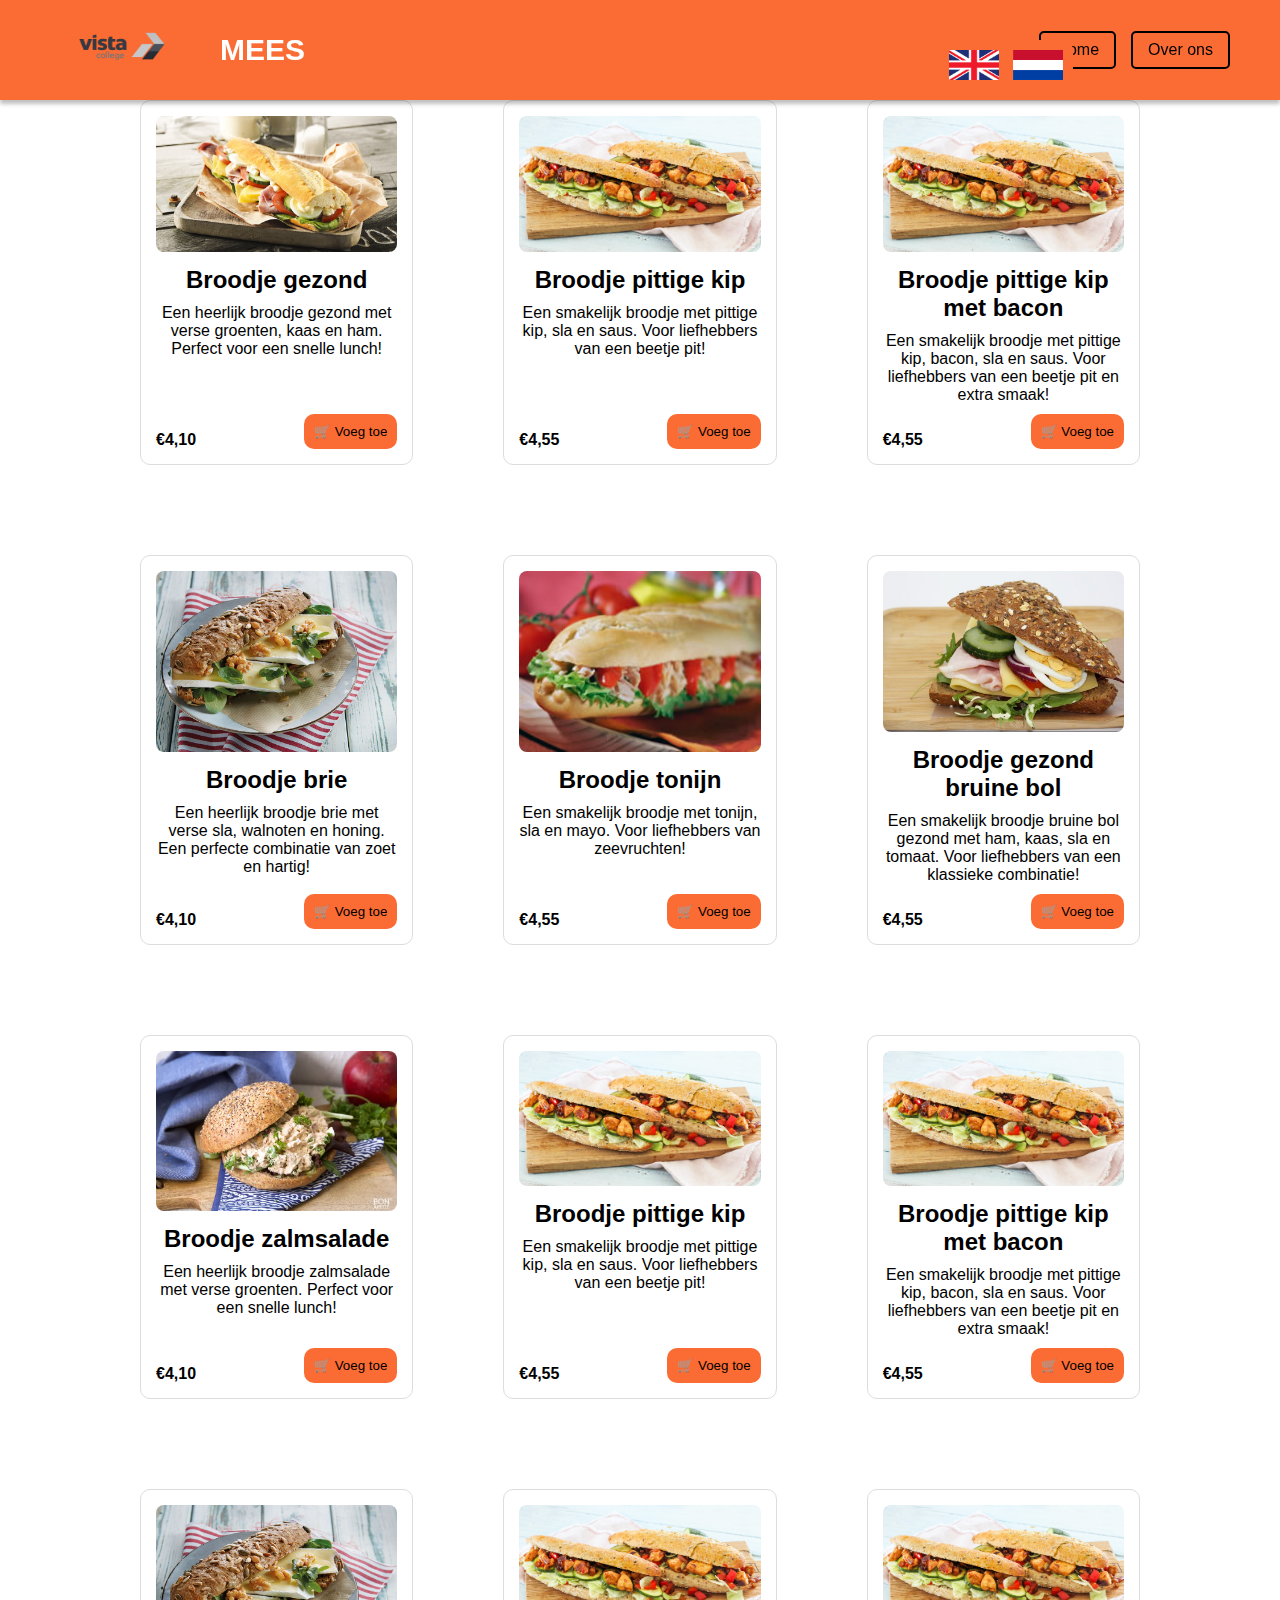
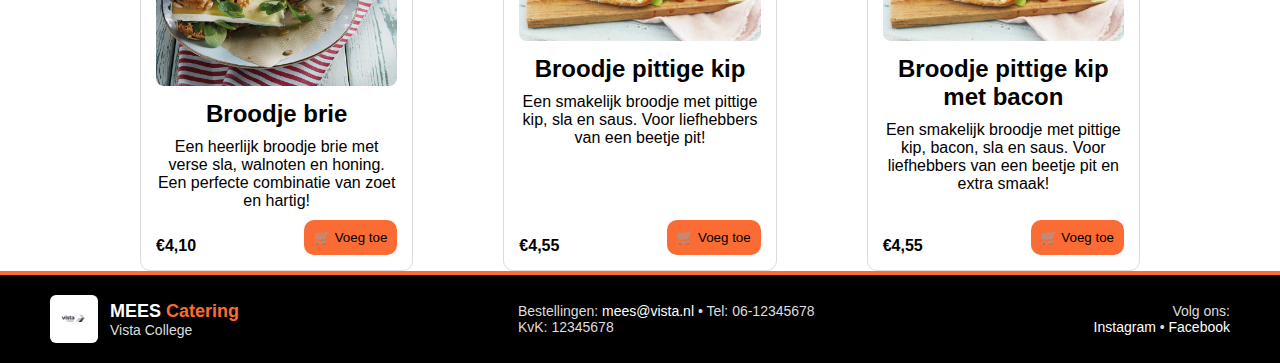
<file: menukaart opdracht 7/index.html>
<!DOCTYPE html>
<html lang="en">
<head>
    <meta charset="UTF-8">
    <meta name="viewport" content="width=device-width, initial-scale=1.0">
    <title>Broodjes</title>
    <link rel="stylesheet" href="style.css">
</head>
<body>

        <div class="bar"> 
        <div class="left">
            <div id="logo"></div>
            <h2>MEES</h2>
        </div>

        
        <nav class="nav-right">
            <a href="pagina1.html">Home</a>
            <a href="pagina2.html">Over ons</a>
        </nav>
    </div>


<div class="food-container">

    <div class="food-card">
        <img src="broodje-gezond mees.jpg" alt="broodje gezond">
        <h2>Broodje gezond</h2>
        <p>Een heerlijk broodje gezond met verse groenten, kaas en ham. Perfect voor een snelle lunch!</p>
        <p class="prijs">€4,10</p>
        <button class="bestel-knop">🛒 Voeg toe</button>
    </div>

    <div class="food-card">
        <img src="broodje-hete-kip.jpg" alt="broodje pittige kip">
        <h2>Broodje pittige kip</h2>
        <p>Een smakelijk broodje met pittige kip, sla en saus. Voor liefhebbers van een beetje pit!</p>
        <p class="prijs">€4,55</p>
        <button class="bestel-knop">🛒 Voeg toe</button>
    </div>

    <div class="food-card">
        <img src="broodje-hete-kip.jpg" alt="broodje pittige kip met bacon">
        <h2>Broodje pittige kip met bacon</h2>
        <p>Een smakelijk broodje met pittige kip, bacon, sla en saus. Voor liefhebbers van een beetje pit en extra smaak!</p>
        <p class="prijs">€4,55</p>
        <button class="bestel-knop">🛒 Voeg toe</button>
    </div>

    <div class="food-card">
        <img src="800x600_brie.jpg" alt="broodje brie">
        <h2>Broodje brie</h2>
        <p>Een heerlijk broodje brie met verse sla, walnoten en honing. Een perfecte combinatie van zoet en hartig!</p>
        <p class="prijs">€4,10</p>
        <button class="bestel-knop">🛒 Voeg toe</button>
    </div>

    <div class="food-card">
        <img src="broodje-tonijn.jpg" alt="broodje tonijn">
        <h2>Broodje tonijn</h2>
        <p>Een smakelijk broodje met tonijn, sla en mayo. Voor liefhebbers van zeevruchten!</p>
        <p class="prijs">€4,55</p>
        <button class="bestel-knop">🛒 Voeg toe</button>
    </div>

    <div class="food-card">
        <img src="pyramide-van-waldorn-broodjegezond-1.jpg" alt="broodje gezond bruine bol">
        <h2>Broodje gezond bruine bol</h2>
        <p>Een smakelijk broodje bruine bol gezond met ham, kaas, sla en tomaat. Voor liefhebbers van een klassieke combinatie!</p>
        <p class="prijs">€4,55</p>
        <button class="bestel-knop">🛒 Voeg toe</button>
    </div>


    <div class="food-card">
        <img src="Broodje-zalmsalade.jpg" alt="broodje zalmsalade">
        <h2>Broodje zalmsalade</h2>
        <p>Een heerlijk broodje zalmsalade met verse groenten. Perfect voor een snelle lunch!</p>
        <p class="prijs">€4,10</p>
        <button class="bestel-knop">🛒 Voeg toe</button>
    </div>

    <div class="food-card">
        <img src="broodje-hete-kip.jpg" alt="broodje pittige kip">
        <h2>Broodje pittige kip</h2>
        <p>Een smakelijk broodje met pittige kip, sla en saus. Voor liefhebbers van een beetje pit!</p>
        <p class="prijs">€4,55</p>
        <button class="bestel-knop">🛒 Voeg toe</button>
    </div>

    <div class="food-card">
        <img src="broodje-hete-kip.jpg" alt="broodje pittige kip met bacon">
        <h2>Broodje pittige kip met bacon</h2>
        <p>Een smakelijk broodje met pittige kip, bacon, sla en saus. Voor liefhebbers van een beetje pit en extra smaak!</p>
        <p class="prijs">€4,55</p>
        <button class="bestel-knop">🛒 Voeg toe</button>
    </div>

    <div class="food-card">
        <img src="800x600_brie.jpg" alt="broodje brie">
        <h2>Broodje brie</h2>
        <p>Een heerlijk broodje brie met verse sla, walnoten en honing. Een perfecte combinatie van zoet en hartig!</p>
        <p class="prijs">€4,10</p>
        <button class="bestel-knop">🛒 Voeg toe</button>
    </div>

    <div class="food-card">
        <img src="broodje-hete-kip.jpg" alt="broodje pittige kip">
        <h2>Broodje pittige kip</h2>
        <p>Een smakelijk broodje met pittige kip, sla en saus. Voor liefhebbers van een beetje pit!</p>
        <p class="prijs">€4,55</p>
        <button class="bestel-knop">🛒 Voeg toe</button>
    </div>

    <div class="food-card">
        <img src="broodje-hete-kip.jpg" alt="broodje pittige kip met bacon">
        <h2>Broodje pittige kip met bacon</h2>
        <p>Een smakelijk broodje met pittige kip, bacon, sla en saus. Voor liefhebbers van een beetje pit en extra smaak!</p>
        <p class="prijs">€4,55</p>
        <button class="bestel-knop">🛒 Voeg toe</button>
    </div>
</div>

<footer class="site-footer">
    <div class="brand">
        <img src="vista logo.png" alt="Vista logo">
        <div>
            <h3>MEES <span class="accent">Catering</span></h3>
            <p>Vista College</p>
        </div>
    </div>

    <div class="info">
        <p>Bestellingen: <a href="mailto:mees@vista.nl">mees@vista.nl</a> • Tel: 06-12345678</p>
        <p>KvK: 12345678</p>
    </div>

    <div class="right">
        <p>Volg ons:</p>
        <p><a href="#">Instagram</a> • <a href="#">Facebook</a></p>
    </div>
</footer>

<div id="cart" class="cart">
    <h2>🛒 Winkelwagen</h2>
    <ul id="cart-items"></ul>
    <p class="totaal">Totaal: €<span id="totaal-bedrag">0.00</span></p>
    <button class="betaal-knop">Betalen</button>
</div>

<script>
let totaal = 0;
const cart = document.getElementById("cart");
const cartItems = document.getElementById("cart-items");
const totaalBedrag = document.getElementById("totaal-bedrag");

document.querySelectorAll(".bestel-knop").forEach(button => {
    button.addEventListener("click", function() {
        
        const card = this.closest(".food-card");
        const naam = card.querySelector("h2").textContent;
        const prijsText = card.querySelector(".prijs").textContent;
        const prijs = parseFloat(prijsText.replace("€", "").replace(",", "."));

        totaal += prijs;

        const li = document.createElement("li");
        li.textContent = naam + " - " + prijsText;
        cartItems.appendChild(li);

        totaalBedrag.textContent = totaal.toFixed(2);

        cart.classList.add("active"); // winkelwagen tonen
    });
});
</script>
<div>
    <div class="button-NL">
  <button onclick="setLanguage('nl')">
    <img src="vlag-NL-menukaart.png" alt="Nederlandse vlag" width="50" height="30">
  </button>
  </div>

  <div class="button-EN">
  <button onclick="setLanguage('en')">
    <img src="vlag-engels-menukaart.png" alt="engelse vlag" width="50" height="30">
  </button>
  </div>
</div>


<div id="google_translate_element" style="display:none;"></div>
  <script>
   <div id="google_translate_element"></div>


function googleTranslateElementInit() {
  new google.translate.TranslateElement(
    {pageLanguage: 'nl', includedLanguages: 'nl,en'},
    'google_translate_element'
  );
}
</script>

<script>
function googleTranslateElementInit() {
  new google.translate.TranslateElement(
    { pageLanguage: 'nl', includedLanguages: 'nl,en' },
    'google_translate_element'
  );
}

function setLanguage(lang) {
  const select = document.querySelector(".goog-te-combo");
  if (select) {
    select.value = lang;
    select.dispatchEvent(new Event("change"));
  }
}
</script>

<script src="https://translate.google.com/translate_a/element.js?cb=googleTranslateElementInit"></script>
</body>
</html>
</file>
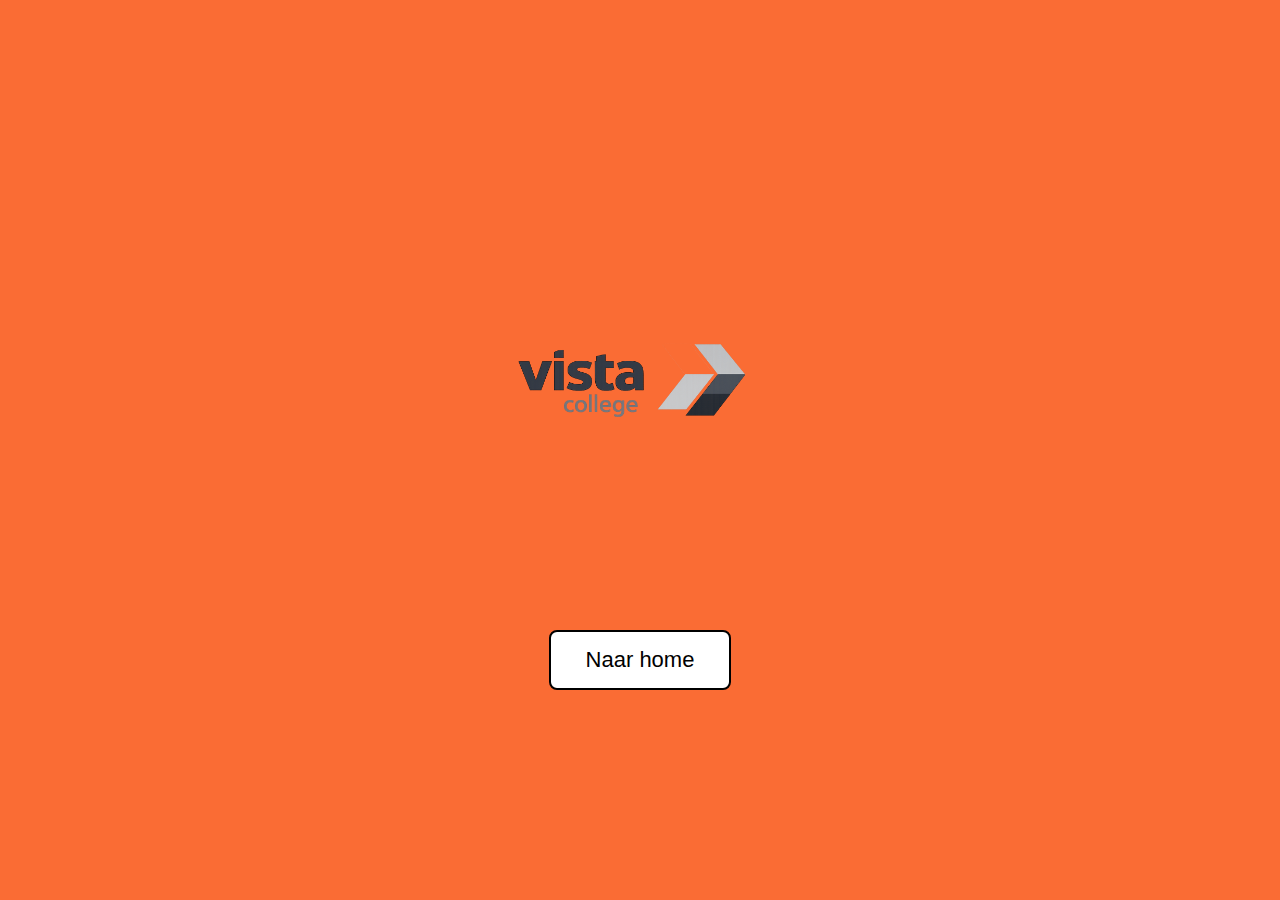
<file: design-website/begin.html>
<!DOCTYPE html>
<html lang="nl">
<head>
    <meta charset="UTF-8">
    <title>Mees Kantine</title>
    <link rel="stylesheet" href="style/style.css">
</head>
<body class="oranje">

    <div class="begin-container">
        <div class="begin-logo"></div>
        <a href="design.html" class="nav-button">Naar home</a>
    </div>

</body>
</html>
</file>
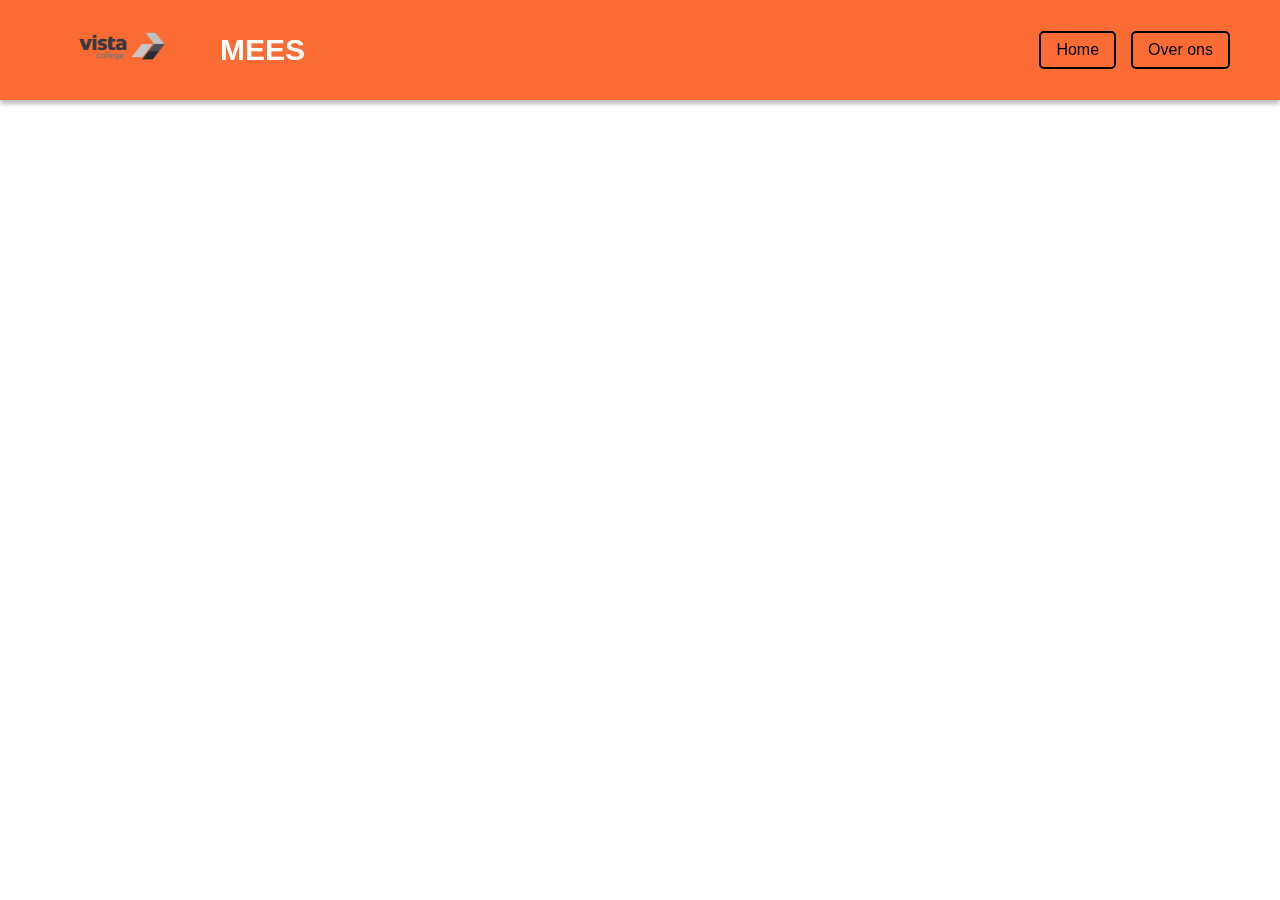
<file: design-website/design.html>
<!DOCTYPE html>
<html lang="nl">
<head>
    <meta charset="UTF-8">
    <title>Skibidy Mees</title>
    <link rel="stylesheet" href="style/style.css">
</head>
<body>

    <div class="bar"> 
        <div class="left">
            <div id="logo"></div>
            <h2>MEES</h2>
        </div>

        
        <nav class="nav-right">
            <a href="pagina1.html">Home</a>
            <a href="pagina2.html">Over ons</a>
        </nav>
    </div>

    
   
</body>
</html>
</file>
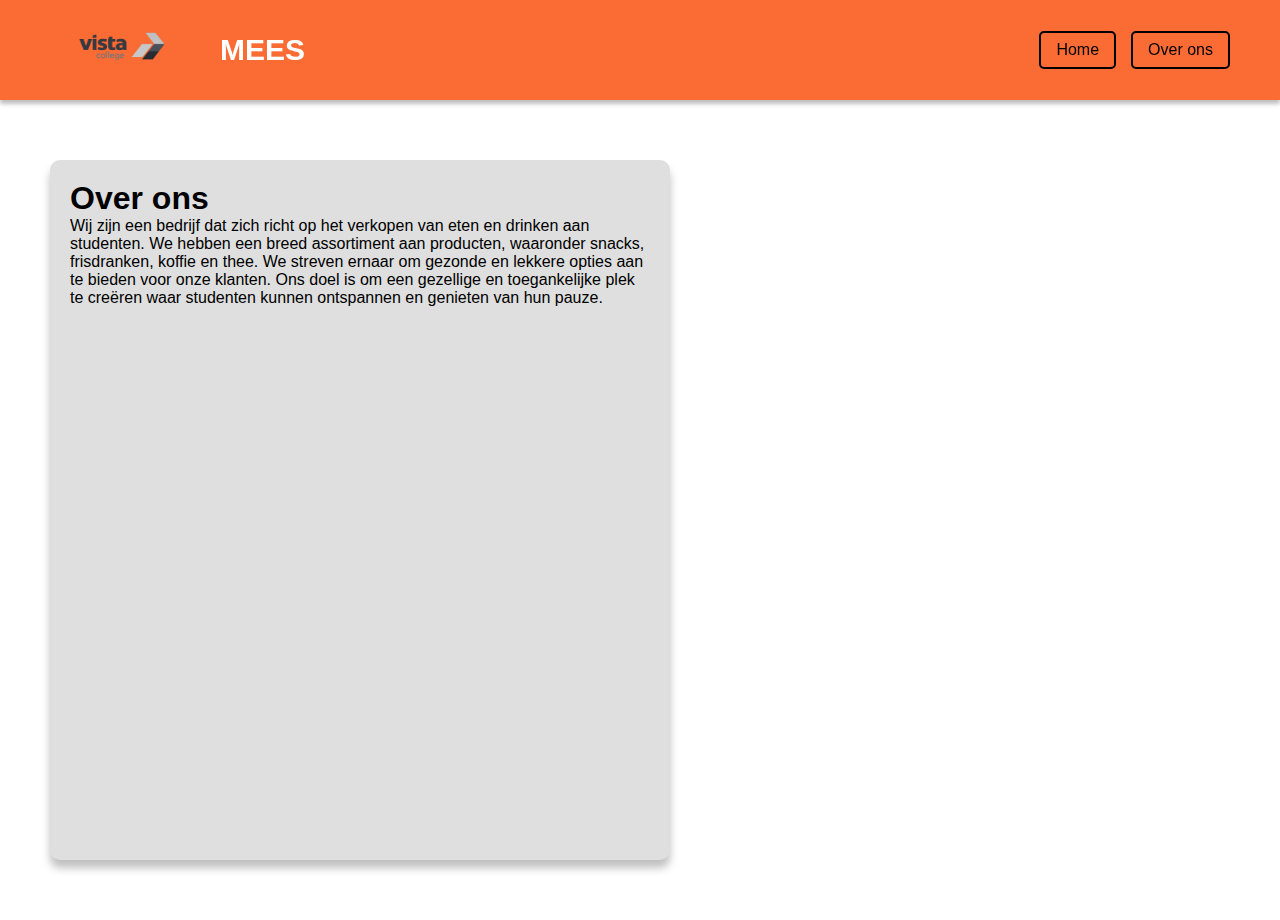
<file: design-website/overons.html>
<!DOCTYPE html>
<html lang="nl">
<head>
    <meta charset="UTF-8">
    <title>Mees Kantine </title>
    <link rel="stylesheet" href="style/style.css">

</head>
<body>

<div class="Vierkant">
<div id ="blok">
    <h1>Over ons</h1>
    
    <p id ="Space">Wij zijn een bedrijf dat zich richt op het verkopen van eten en drinken aan studenten. We hebben een breed assortiment aan producten, waaronder snacks, frisdranken, koffie en thee. We streven ernaar om gezonde en lekkere opties aan te bieden voor onze klanten. Ons doel is om een gezellige en toegankelijke plek te creëren waar studenten kunnen ontspannen en genieten van hun pauze.</p>   

</div>

    <div class="bar"> 
        <div class="left">
            <div id="logo"></div>
            <h2>MEES</h2>
        </div>

        
        <nav class="nav-right">
            <a href="design.html">Home</a>
            <a href="overons.html">Over ons</a>
        </nav>
    </div>

    
   
</body>
</html>
</file>
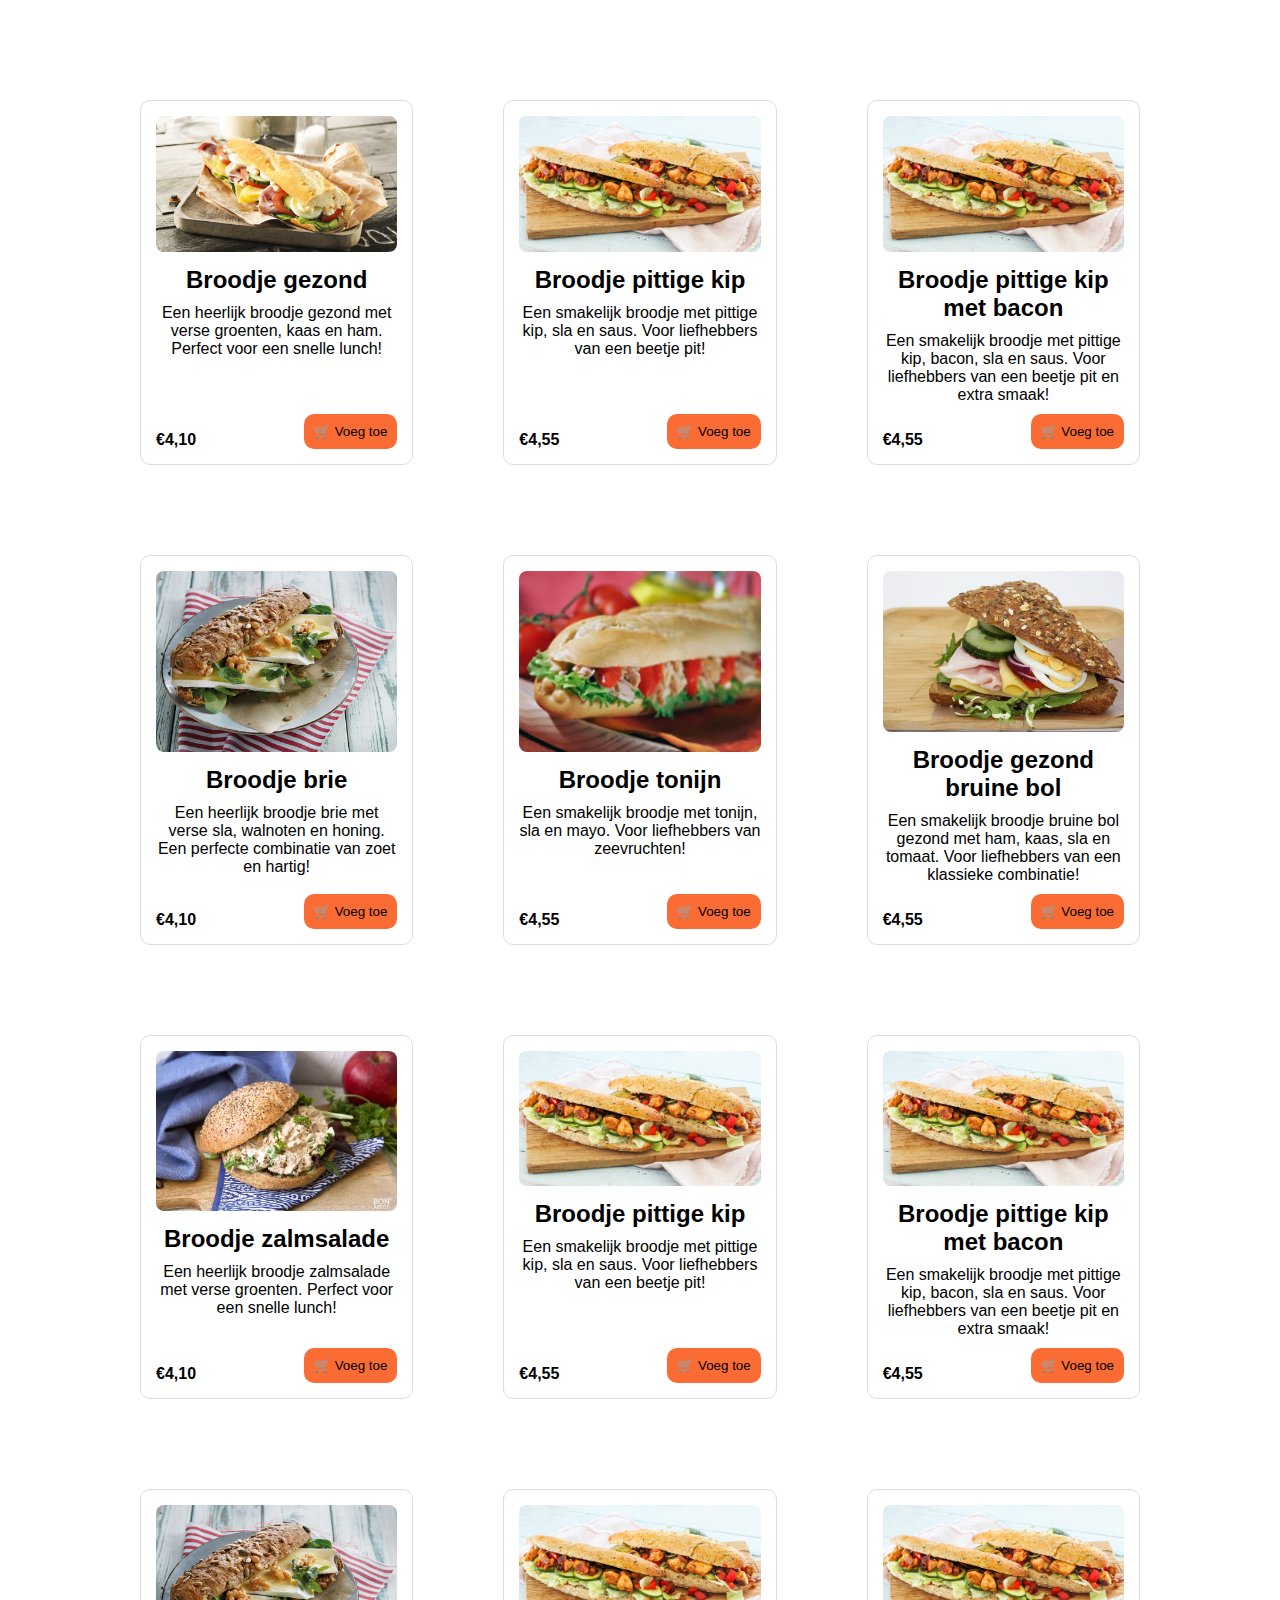
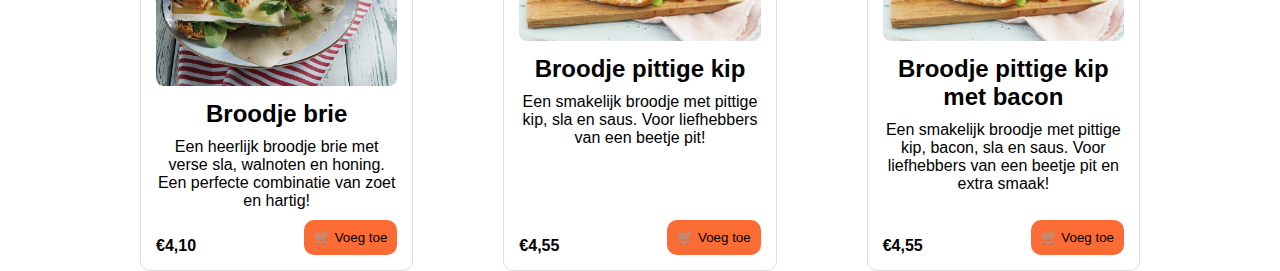
<file: menukaart opdracht 7/index (2).html>
<!DOCTYPE html>
<html lang="en">
<head>
    <meta charset="UTF-8">
    <meta name="viewport" content="width=device-width, initial-scale=1.0">
    <title>Broodjes</title>
    <link rel="stylesheet" href="style.css">
</head>
<body>

<div class="food-container">

    <div class="food-card">
        <img src="broodje-gezond mees.jpg" alt="broodje gezond">
        <h2>Broodje gezond</h2>
        <p>Een heerlijk broodje gezond met verse groenten, kaas en ham. Perfect voor een snelle lunch!</p>
        <p class="prijs">€4,10</p>
        <button class="bestel-knop">🛒 Voeg toe</button>
    </div>

    <div class="food-card">
        <img src="broodje-hete-kip.jpg" alt="broodje pittige kip">
        <h2>Broodje pittige kip</h2>
        <p>Een smakelijk broodje met pittige kip, sla en saus. Voor liefhebbers van een beetje pit!</p>
        <p class="prijs">€4,55</p>
        <button class="bestel-knop">🛒 Voeg toe</button>
    </div>

    <div class="food-card">
        <img src="broodje-hete-kip.jpg" alt="broodje pittige kip met bacon">
        <h2>Broodje pittige kip met bacon</h2>
        <p>Een smakelijk broodje met pittige kip, bacon, sla en saus. Voor liefhebbers van een beetje pit en extra smaak!</p>
        <p class="prijs">€4,55</p>
        <button class="bestel-knop">🛒 Voeg toe</button>
    </div>

    <div class="food-card">
        <img src="800x600_brie.jpg" alt="broodje brie">
        <h2>Broodje brie</h2>
        <p>Een heerlijk broodje brie met verse sla, walnoten en honing. Een perfecte combinatie van zoet en hartig!</p>
        <p class="prijs">€4,10</p>
        <button class="bestel-knop">🛒 Voeg toe</button>
    </div>

    <div class="food-card">
        <img src="broodje-tonijn.jpg" alt="broodje tonijn">
        <h2>Broodje tonijn</h2>
        <p>Een smakelijk broodje met tonijn, sla en mayo. Voor liefhebbers van zeevruchten!</p>
        <p class="prijs">€4,55</p>
        <button class="bestel-knop">🛒 Voeg toe</button>
    </div>

    <div class="food-card">
        <img src="pyramide-van-waldorn-broodjegezond-1.jpg" alt="broodje gezond bruine bol">
        <h2>Broodje gezond bruine bol</h2>
        <p>Een smakelijk broodje bruine bol gezond met ham, kaas, sla en tomaat. Voor liefhebbers van een klassieke combinatie!</p>
        <p class="prijs">€4,55</p>
        <button class="bestel-knop">🛒 Voeg toe</button>
    </div>


    <div class="food-card">
        <img src="Broodje-zalmsalade.jpg" alt="broodje zalmsalade">
        <h2>Broodje zalmsalade</h2>
        <p>Een heerlijk broodje zalmsalade met verse groenten. Perfect voor een snelle lunch!</p>
        <p class="prijs">€4,10</p>
        <button class="bestel-knop">🛒 Voeg toe</button>
    </div>

    <div class="food-card">
        <img src="broodje-hete-kip.jpg" alt="broodje pittige kip">
        <h2>Broodje pittige kip</h2>
        <p>Een smakelijk broodje met pittige kip, sla en saus. Voor liefhebbers van een beetje pit!</p>
        <p class="prijs">€4,55</p>
        <button class="bestel-knop">🛒 Voeg toe</button>
    </div>

    <div class="food-card">
        <img src="broodje-hete-kip.jpg" alt="broodje pittige kip met bacon">
        <h2>Broodje pittige kip met bacon</h2>
        <p>Een smakelijk broodje met pittige kip, bacon, sla en saus. Voor liefhebbers van een beetje pit en extra smaak!</p>
        <p class="prijs">€4,55</p>
        <button class="bestel-knop">🛒 Voeg toe</button>
    </div>

    <div class="food-card">
        <img src="800x600_brie.jpg" alt="broodje brie">
        <h2>Broodje brie</h2>
        <p>Een heerlijk broodje brie met verse sla, walnoten en honing. Een perfecte combinatie van zoet en hartig!</p>
        <p class="prijs">€4,10</p>
        <button class="bestel-knop">🛒 Voeg toe</button>
    </div>

    <div class="food-card">
        <img src="broodje-hete-kip.jpg" alt="broodje pittige kip">
        <h2>Broodje pittige kip</h2>
        <p>Een smakelijk broodje met pittige kip, sla en saus. Voor liefhebbers van een beetje pit!</p>
        <p class="prijs">€4,55</p>
        <button class="bestel-knop">🛒 Voeg toe</button>
    </div>

    <div class="food-card">
        <img src="broodje-hete-kip.jpg" alt="broodje pittige kip met bacon">
        <h2>Broodje pittige kip met bacon</h2>
        <p>Een smakelijk broodje met pittige kip, bacon, sla en saus. Voor liefhebbers van een beetje pit en extra smaak!</p>
        <p class="prijs">€4,55</p>
        <button class="bestel-knop">🛒 Voeg toe</button>
    </div>


    
</div>

</body>
</html>
</file>
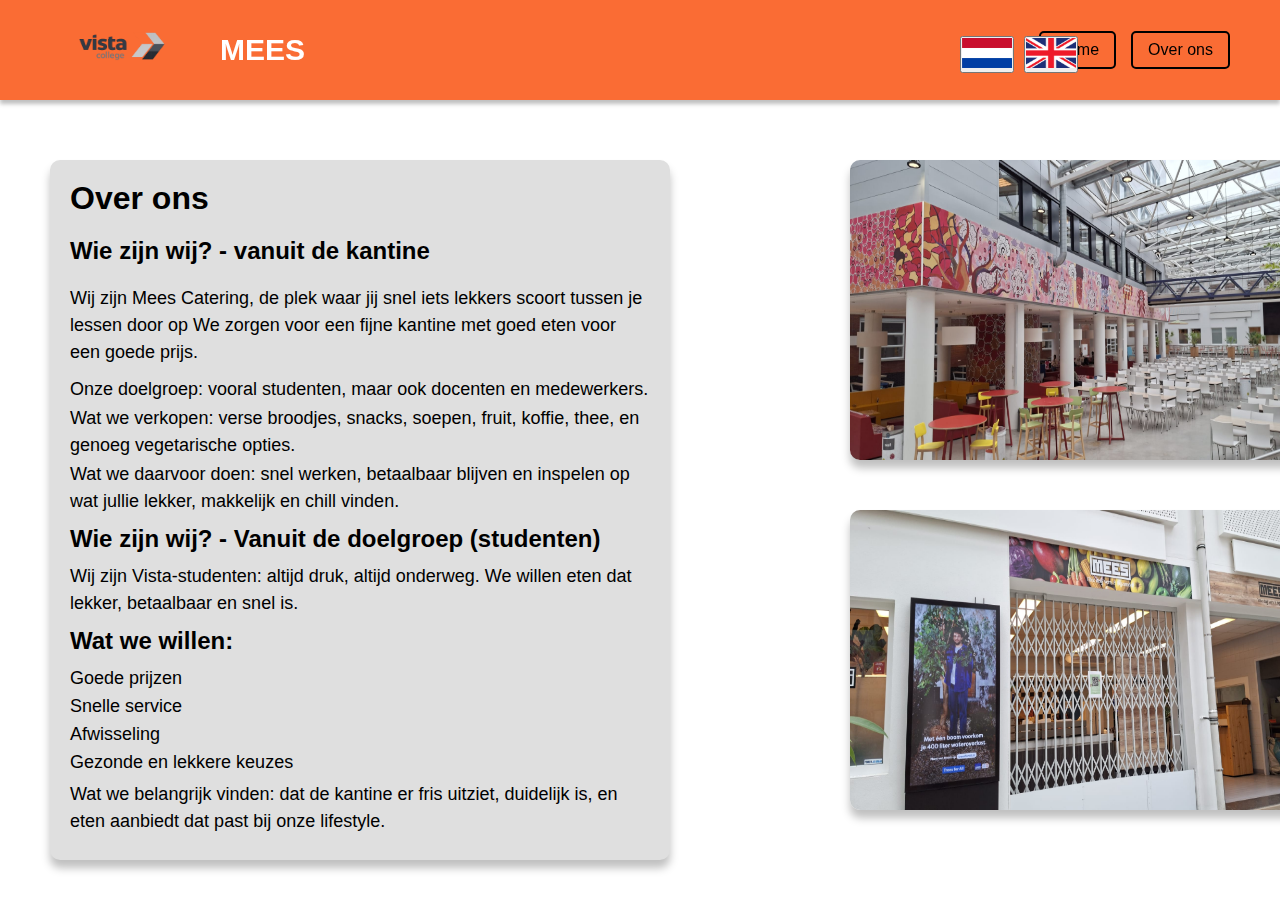
<file: menukaart opdracht 7/overons.html>
<!DOCTYPE html>
<html lang="nl">
<head>
    <meta charset="UTF-8">
    <title>Mees Kantine </title>
    <link rel="stylesheet" href="style copy.css">

</head>
<body>

<div class="Vierkant">
<div id ="blok">
    <h1>Over ons</h1>
<div id="title2">
    <h2>Wie zijn wij? - vanuit de kantine</h2>

<p id="tekst1">Wij zijn Mees Catering, de plek waar jij snel iets lekkers scoort tussen je lessen door op
 We zorgen voor een fijne kantine met goed eten voor een goede prijs.</p>

 <p id="tekst2"> Onze doelgroep: vooral studenten, maar ook docenten en medewerkers.</p>

 <p id="tekst3"> Wat we verkopen: verse broodjes, snacks, soepen, fruit, koffie, thee, en genoeg vegetarische opties.</p>
 
<p id="tekst4">Wat we daarvoor doen: snel werken, betaalbaar blijven en inspelen op wat jullie lekker, makkelijk en chill vinden.</p>

<div id="title3">
    <h2>Wie zijn wij? - Vanuit de doelgroep (studenten)</h2>

<p id="tekst5">Wij zijn Vista-studenten: altijd druk, altijd onderweg. We willen eten dat lekker, betaalbaar en snel is.</p>
  
<div id="title4">
    <h2>Wat we willen:</h2>

<p id="tekst6">Goede prijzen</p>

<p id="tekst7">Snelle service</p>

<p id="tekst8">Afwisseling</p>

<p id="tekst9">Gezonde en lekkere keuzes</p>

<p id="tekst10">Wat we belangrijk vinden: dat de kantine er fris uitziet, duidelijk is, en eten aanbiedt dat past bij onze lifestyle. </p>

</div>
<div>
<img src="kantine foto2.png" class="foto1">
<img src="foto kantine1.png" class="foto2">
</div>


    <div class="bar"> 
        <div class="left">
            <div id="logo"></div>
            <h2>MEES</h2>
        </div>

        
        <nav class="nav-right">
            <a href="index.html">Home</a>
            <a href="overons.html">Over ons</a>
        </nav>
    </div>
    
    <div>
    <div class="button-NL">
  <button onclick="setLanguage('nl')">
    <img src="vlag-NL-menukaart.png" alt="Nederlandse vlag" width="50" height="30">
  </button>
  </div>

  <div class="button-EN">
  <button onclick="setLanguage('en')">
    <img src="vlag-engels-menukaart.png" alt="engelse vlag" width="50" height="30">
  </button>
  </div>
</div>


<div id="google_translate_element" style="display:none;"></div>

 <script>
   <div id="google_translate_element"></div>


function googleTranslateElementInit() {
  new google.translate.TranslateElement(
    {pageLanguage: 'nl', includedLanguages: 'nl,en'},
    'google_translate_element'
  );
}
</script>

<script>
function googleTranslateElementInit() {
  new google.translate.TranslateElement(
    { pageLanguage: 'nl', includedLanguages: 'nl,en' },
    'google_translate_element'
  );
}

function setLanguage(lang) {
  const select = document.querySelector(".goog-te-combo");
  if (select) {
    select.value = lang;
    select.dispatchEvent(new Event("change"));
  }
}
</script>

<script src="https://translate.google.com/translate_a/element.js?cb=googleTranslateElementInit"></script>


   
</body>
</html>
</file>
<file: menukaart opdracht 7/style.css>
* {
    margin: 0;
    padding: 0;
    box-sizing: border-box;
}

body {
    background-color: rgb(255, 255, 255);
    font-family: Arial, sans-serif;
    padding-top: 100px; 
}


.bar {
    display: flex;
    justify-content: space-between; 
    align-items: center;             
    padding: 0 50px;
    height: 100px;
    background-color: rgb(250, 108, 52);
    box-shadow: 0px 4px 4px rgba(0, 0, 0, 0.25);
    position: fixed;                
    top: 0;
    left: 0;
    width: 100%;
    z-index: 1000;
    font-family: "Bauhaus 93", Arial, sans-serif;
}


.left {
    display: flex;
    align-items: center;
    gap: 20px;                    
}

#logo {
    width: 150px;
    height: 150px;
    background-image: url("vista\ logo.png");
    background-size: contain;
    background-repeat: no-repeat;
    background-position: center;
}

.bar h2 {
    color: white;
    font-size: 30px;
}

/* Rechts: navigatie */
.nav-right {
    display: flex;
    gap: 15px;                      
}

.nav-right a {
    text-decoration: none;            
    color: black;                   
    padding: 8px 15px;              
    border: 2px solid black;      
    border-radius: 5px;
    transition: all 0.2s ease;       
}

.nav-right a:hover {
    background-color: black;    
    color: white;                    
}


main {
    padding: 20px 50px;
}



.food-container {
  display: grid;
  grid-template-columns: repeat(3, minmax(250px, 1fr));
  gap: 90px;
  max-width: 1000px;
  margin: 0 auto;
}

.food-card {
  padding: 15px;
  border: 1px solid #ddd;
  border-radius: 10px;
  text-align: center;
  position: relative;
  padding-bottom: 60px;
}


.food-card img {
  width: 100%;
  border-radius: 8px;
}

.food-card h2 {
  margin: 10px 0;
}

.food-card p1 {
  margin: 5px 0;
  color: #7f7f7f;
}
.prijs {
  font-weight: bold;
  position: absolute;
  left: 15px;.food-container {
  display: grid;
  grid-template-columns: repeat(3, minmax(250px, 1fr));
  gap: 40px;
  max-width: 1000px;
  margin: 0 auto;  /* centrum */
}

.food-card {
  padding: 15px;
  border: 1px solid #ddd;
  border-radius: 10px;
  text-align: center;
  position: relative;
  padding-bottom: 60px; /* ruimte voor prijs en button */
}

.food-card img {
  width: 100%;
  border-radius: 8px;
}

.food-card h2 {
  margin: 10px 0;
}

.food-card p {
  margin: 5px 0;
  color: #7f7f7f;
}

.prijs {
  font-weight: bold;
  position: absolute;
  right: 15px;  /* rechtsonder */
  bottom: 15px;
}

.bestel-knop {
  background-color: #FA6C34;
  border: none;
  padding: 10px;
  cursor: pointer;
  border-radius: 10px;
  position: absolute;
  left: 15px;  /* linksonder */
  bottom: 15px;
}

  bottom: 15px;
}

button {
  background-color: #FA6C34;
  border: none;
  padding: 10px;
  cursor: pointer;
  border-radius: 10px;
  position: absolute;
  right: 15px;
  bottom: 15px;
}

/* Footer styles: zwart, wit en oranje voor MEES (Vista College) */
.site-footer {
  background: #000; /* zwart */
  color: #fff; /* wit tekst */
  padding: 20px 50px;
  display: flex;
  align-items: center;
  justify-content: space-between;
  gap: 20px;
  flex-wrap: wrap;
  border-top: 4px solid #FA6C34; /* oranje accent */
}

.site-footer .brand {
  display: flex;
  align-items: center;
  gap: 12px;
}

.site-footer .brand img {
  width: 48px;
  height: 48px;
  object-fit: contain;
  border-radius: 6px;
  background: #fff;
  padding: 4px;
}

.site-footer h3 {
  margin: 0;
  font-size: 18px;
}

.site-footer p {
  margin: 0;
  color: #ddd;
  font-size: 14px;
}

.site-footer .accent {
  color: #FA6C34; /* oranje */
  font-weight: 700;
}

.site-footer a {
  color: #fff;
  text-decoration: none;
}

.site-footer .right {
  text-align: right;
}

@media (max-width: 600px) {
  .site-footer { text-align: center; flex-direction: column; }
  .site-footer .right { text-align: center; }
}
/* Winkelwagen popup */
.cart {
  position: fixed;
  top: 100px;
  left: -350px; /* verstopt links */
  width: 300px;
  height: calc(100% - 100px);
  background: white;
  box-shadow: 4px 0 10px rgba(0,0,0,0.2);
  padding: 20px;
  transition: left 0.3s ease;
  overflow-y: auto;
  z-index: 2000;
}

.cart.active {
  left: 0; /* schuift in beeld */
}

.cart h2 {
  margin-bottom: 15px;
}

.cart ul {
  list-style: none;
  padding: 0;
}

.cart li {
  margin-bottom: 10px;
  font-size: 14px;
}

.totaal {
  font-weight: bold;
  margin-top: 20px;
}

.betaal-knop {
  width: 100%;
  margin-top: 10px;
  background-color: #FA6C34;
  color: white;
  border: none;
  padding: 10px;
  border-radius: 8px;
  cursor: pointer;
}

.button-NL {
  position: fixed;
  top: 12%;
  left: 85%;
  z-index: 3000;
  background-color: #FA6C34;
}

.button-EN {
  position: fixed;
  top: 12%;
  left: 80%;
  background-color: #FA6C34;
  z-index: 3000;
}
</file>
<file: design-website/style/style.css>
* {
    margin: 0;
    padding: 0;
    box-sizing: border-box;
}

body {
    background-color: rgb(255, 255, 255);
    font-family: Arial, sans-serif;
    padding-top: 100px; 
  
}


.bar {
    display: flex;
    justify-content: space-between; 
    align-items: center;             
    padding: 0 50px;
    height: 100px;
    background-color: rgb(250, 108, 52);
    box-shadow: 0px 4px 4px rgba(0, 0, 0, 0.25);
    position: fixed;                
    top: 0;
    left: 0;
    width: 100%;
    z-index: 1000;
    font-family: "Bauhaus 93", Arial, sans-serif;
}


.left {
    display: flex;
    align-items: center;
    gap: 20px;                    
}

#logo {
    width: 150px;
    height: 150px;
    background-image: url("../media/vista logo.png");
    background-size: contain;
    background-repeat: no-repeat;
    background-position: center;
}

.bar h2 {
    color: white;
    font-size: 30px;
}

/* Rechts: navigatie */
.nav-right {
    display: flex;
    gap: 15px;                      
}

.nav-right a {
    text-decoration: none;            
    color: black;                   
    padding: 8px 15px;              
    border: 2px solid black;      
    border-radius: 5px;
    transition: all 0.2s ease;       
}

.nav-right a:hover {
    background-color: black;    
    color: white;                    
}


main {
    padding: 20px 50px;
}

body.oranje {
    margin: 0;
    height: 100vh;
    background-color: rgb(250, 108, 52);
    display: flex;
    justify-content: center;  
    align-items: center;      
    font-family: Arial, sans-serif;
}


.begin-container {
    display: flex;
    flex-direction: column;
    align-items: center;
    gap: 40px;

    transform: translateY(-60px); 
}

.begin-logo {
    width: 400px;
    height: 400px;
    background-image: url("../media/vista logo.png");
    background-size: contain;
    background-repeat: no-repeat;
    background-position: center;
}

.nav-button {
    text-decoration: none;
    color: black;
    background-color: white;
    padding: 15px 35px;
    border: 2px solid black;
    border-radius: 8px;
    font-size: 22px;
    transition: 0.2s ease;
}

.nav-button:hover {
    background-color: black;
    color: white;
}


#blok { 
    width: 620px;
    height: 700px;
    background-color: rgb(223, 223, 223);
    position: relative;
    margin: 60px 50px;
    box-shadow: 0px 8px 8px rgba(0, 0, 0, 0.25);
    border-radius: 10px;
    padding: 20px 20px;
    
}


#title2 {
    margin: 20px 0px 0px 0px ;
}   

#tekst1 {
    margin: 20px 0px 0px 0px ;
    font-size: 18px;
    line-height: 1.5;
}

#tekst2 {
    margin: 10px 0px 0px 0px ;
    font-size: 18px;
    line-height: 1.5;
}

#tekst3 {
    margin: 2px 0px 0px 0px ;
    font-size: 18px;
    line-height: 1.5;
}

#tekst4 {
    margin: 2px 0px 0px 0px ;
    font-size: 18px;
    line-height: 1.5;
}

#title3 {
    margin: 10px 0px 0px 0px ;
}

#tekst5 {
    margin: 10px 0px 0px 0px ;
    font-size: 18px;
    line-height: 1.5;
}

#title4 {
    margin: 10px 0px 0px 0px ;
}

#tekst6 {
    margin: 10px 0px 0px 0px ;
    font-size: 18px;
    line-height: 1.5;
}

#tekst7 {
    margin: 1px 0px 0px 0px ;
    font-size: 18px;
    line-height: 1.5;
}

#tekst8 {
    margin: 1px 0px 0px 0px ;
    font-size: 18px;
    line-height: 1.5;
}

#tekst9 {
    margin: 1px 0px 0px 0px ;
    font-size: 18px;
    line-height: 1.5;
}

#tekst10 {
    margin: 5px 0px 0px 0px ;
    font-size: 18px;
    line-height: 1.5;
}

.foto1 {
    width: 500px;
    height: 300px;
    position: absolute;
    top: 0;
    border-radius: 10px;
    box-shadow: 0px 8px 8px rgba(0, 0, 0, 0.25);
    left: 800px;
}

.foto2 {
    width: 500px;
    height: 300px;
    position: absolute;
    top: 350px;
    border-radius: 10px;
    box-shadow: 0px 8px 8px rgba(0, 0, 0, 0.25);
    left: 800px;
}

.button-NL {
  position: fixed;
  top: 4%;
  left: 75%;
  z-index: 3000;
  background-color: #FA6C34;
}

.button-EN {
  position: fixed;
  top: 4%;
  left: 80%;
  background-color: #FA6C34;
  z-index: 3000;
}
.site-footer {
  background: #000; /* zwart */
  color: #fff; /* wit tekst */
  padding: 20px 50px;
  display: flex;
  align-items: center;
  justify-content: space-between;
  gap: 20px;
  flex-wrap: wrap;
  border-top: 4px solid #FA6C34; /* oranje accent */
}

.site-footer .brand {
  display: flex;
  align-items: center;
  gap: 12px;
}

.site-footer .brand img {
  width: 48px;
  height: 48px;
  object-fit: contain;
  border-radius: 6px;
  background: #fff;
  padding: 4px;
}

.site-footer h3 {
  margin: 0;
  font-size: 18px;
}

.site-footer p {
  margin: 0;
  color: #ddd;
  font-size: 14px;
}

.site-footer .accent {
  color: #FA6C34; /* oranje */
  font-weight: 700;
}

.site-footer a {
  color: #fff;
  text-decoration: none;
}

.site-footer .right {
  text-align: right;
}
</file>
<file: menukaart opdracht 7/style copy.css>
* {
    margin: 0;
    padding: 0;
    box-sizing: border-box;
}

body {
    background-color: rgb(255, 255, 255);
    font-family: Arial, sans-serif;
    padding-top: 100px; 
  
}


.bar {
    display: flex;
    justify-content: space-between; 
    align-items: center;             
    padding: 0 50px;
    height: 100px;
    background-color: rgb(250, 108, 52);
    box-shadow: 0px 4px 4px rgba(0, 0, 0, 0.25);
    position: fixed;                
    top: 0;
    left: 0;
    width: 100%;
    z-index: 1000;
    font-family: "Bauhaus 93", Arial, sans-serif;
}


.left {
    display: flex;
    align-items: center;
    gap: 20px;                    
}

#logo {
    width: 150px;
    height: 150px;
    background-image: url("vista\ logo.png");
    background-size: contain;
    background-repeat: no-repeat;
    background-position: center;
}

.bar h2 {
    color: white;
    font-size: 30px;
}

/* Rechts: navigatie */
.nav-right {
    display: flex;
    gap: 15px;                      
}

.nav-right a {
    text-decoration: none;            
    color: black;                   
    padding: 8px 15px;              
    border: 2px solid black;      
    border-radius: 5px;
    transition: all 0.2s ease;       
}

.nav-right a:hover {
    background-color: black;    
    color: white;                    
}


main {
    padding: 20px 50px;
}

body.oranje {
    margin: 0;
    height: 100vh;
    background-color: rgb(250, 108, 52);
    display: flex;
    justify-content: center;  
    align-items: center;      
    font-family: Arial, sans-serif;
}


.begin-container {
    display: flex;
    flex-direction: column;
    align-items: center;
    gap: 40px;

    transform: translateY(-60px); 
}

.begin-logo {
    width: 400px;
    height: 400px;
    background-image: url("vista logo.png");
    background-size: contain;
    background-repeat: no-repeat;
    background-position: center;
}

.nav-button {
    text-decoration: none;
    color: black;
    background-color: white;
    padding: 15px 35px;
    border: 2px solid black;
    border-radius: 8px;
    font-size: 22px;
    transition: 0.2s ease;
}

.nav-button:hover {
    background-color: black;
    color: white;
}


#blok { 
    width: 620px;
    height: 700px;
    background-color: rgb(223, 223, 223);
    position: relative;
    margin: 60px 50px;
    box-shadow: 0px 8px 8px rgba(0, 0, 0, 0.25);
    border-radius: 10px;
    padding: 20px 20px;
    
}


#title2 {
    margin: 20px 0px 0px 0px ;
}   

#tekst1 {
    margin: 20px 0px 0px 0px ;
    font-size: 18px;
    line-height: 1.5;
}

#tekst2 {
    margin: 10px 0px 0px 0px ;
    font-size: 18px;
    line-height: 1.5;
}

#tekst3 {
    margin: 2px 0px 0px 0px ;
    font-size: 18px;
    line-height: 1.5;
}

#tekst4 {
    margin: 2px 0px 0px 0px ;
    font-size: 18px;
    line-height: 1.5;
}

#title3 {
    margin: 10px 0px 0px 0px ;
}

#tekst5 {
    margin: 10px 0px 0px 0px ;
    font-size: 18px;
    line-height: 1.5;
}

#title4 {
    margin: 10px 0px 0px 0px ;
}

#tekst6 {
    margin: 10px 0px 0px 0px ;
    font-size: 18px;
    line-height: 1.5;
}

#tekst7 {
    margin: 1px 0px 0px 0px ;
    font-size: 18px;
    line-height: 1.5;
}

#tekst8 {
    margin: 1px 0px 0px 0px ;
    font-size: 18px;
    line-height: 1.5;
}

#tekst9 {
    margin: 1px 0px 0px 0px ;
    font-size: 18px;
    line-height: 1.5;
}

#tekst10 {
    margin: 5px 0px 0px 0px ;
    font-size: 18px;
    line-height: 1.5;
}

.foto1 {
    width: 500px;
    height: 300px;
    position: absolute;
    top: 0;
    border-radius: 10px;
    box-shadow: 0px 8px 8px rgba(0, 0, 0, 0.25);
    left: 800px;
}

.foto2 {
    width: 500px;
    height: 300px;
    position: absolute;
    top: 350px;
    border-radius: 10px;
    box-shadow: 0px 8px 8px rgba(0, 0, 0, 0.25);
    left: 800px;
}

.button-NL {
  position: fixed;
  top: 4%;
  left: 75%;
  z-index: 3000;
  background-color: #FA6C34;
}

.button-EN {
  position: fixed;
  top: 4%;
  left: 80%;
  background-color: #FA6C34;
  z-index: 3000;
}
</file>
